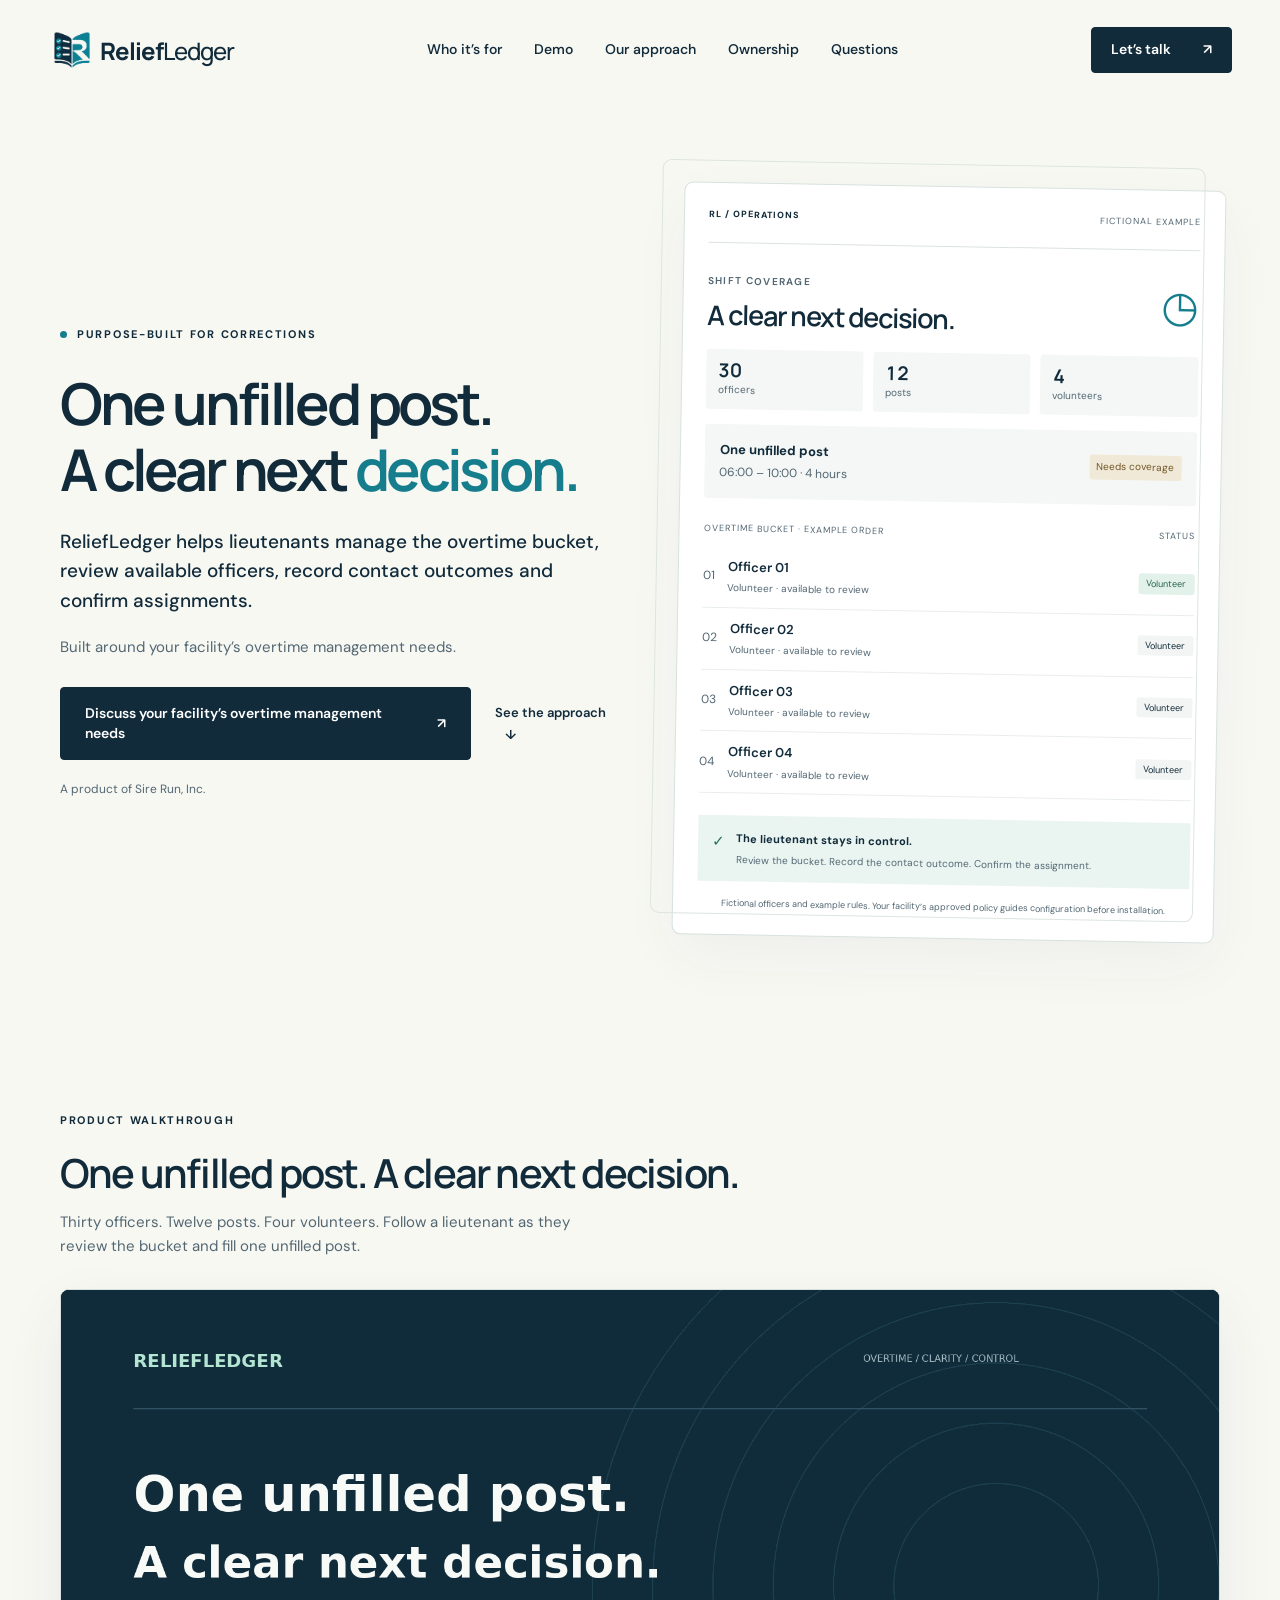
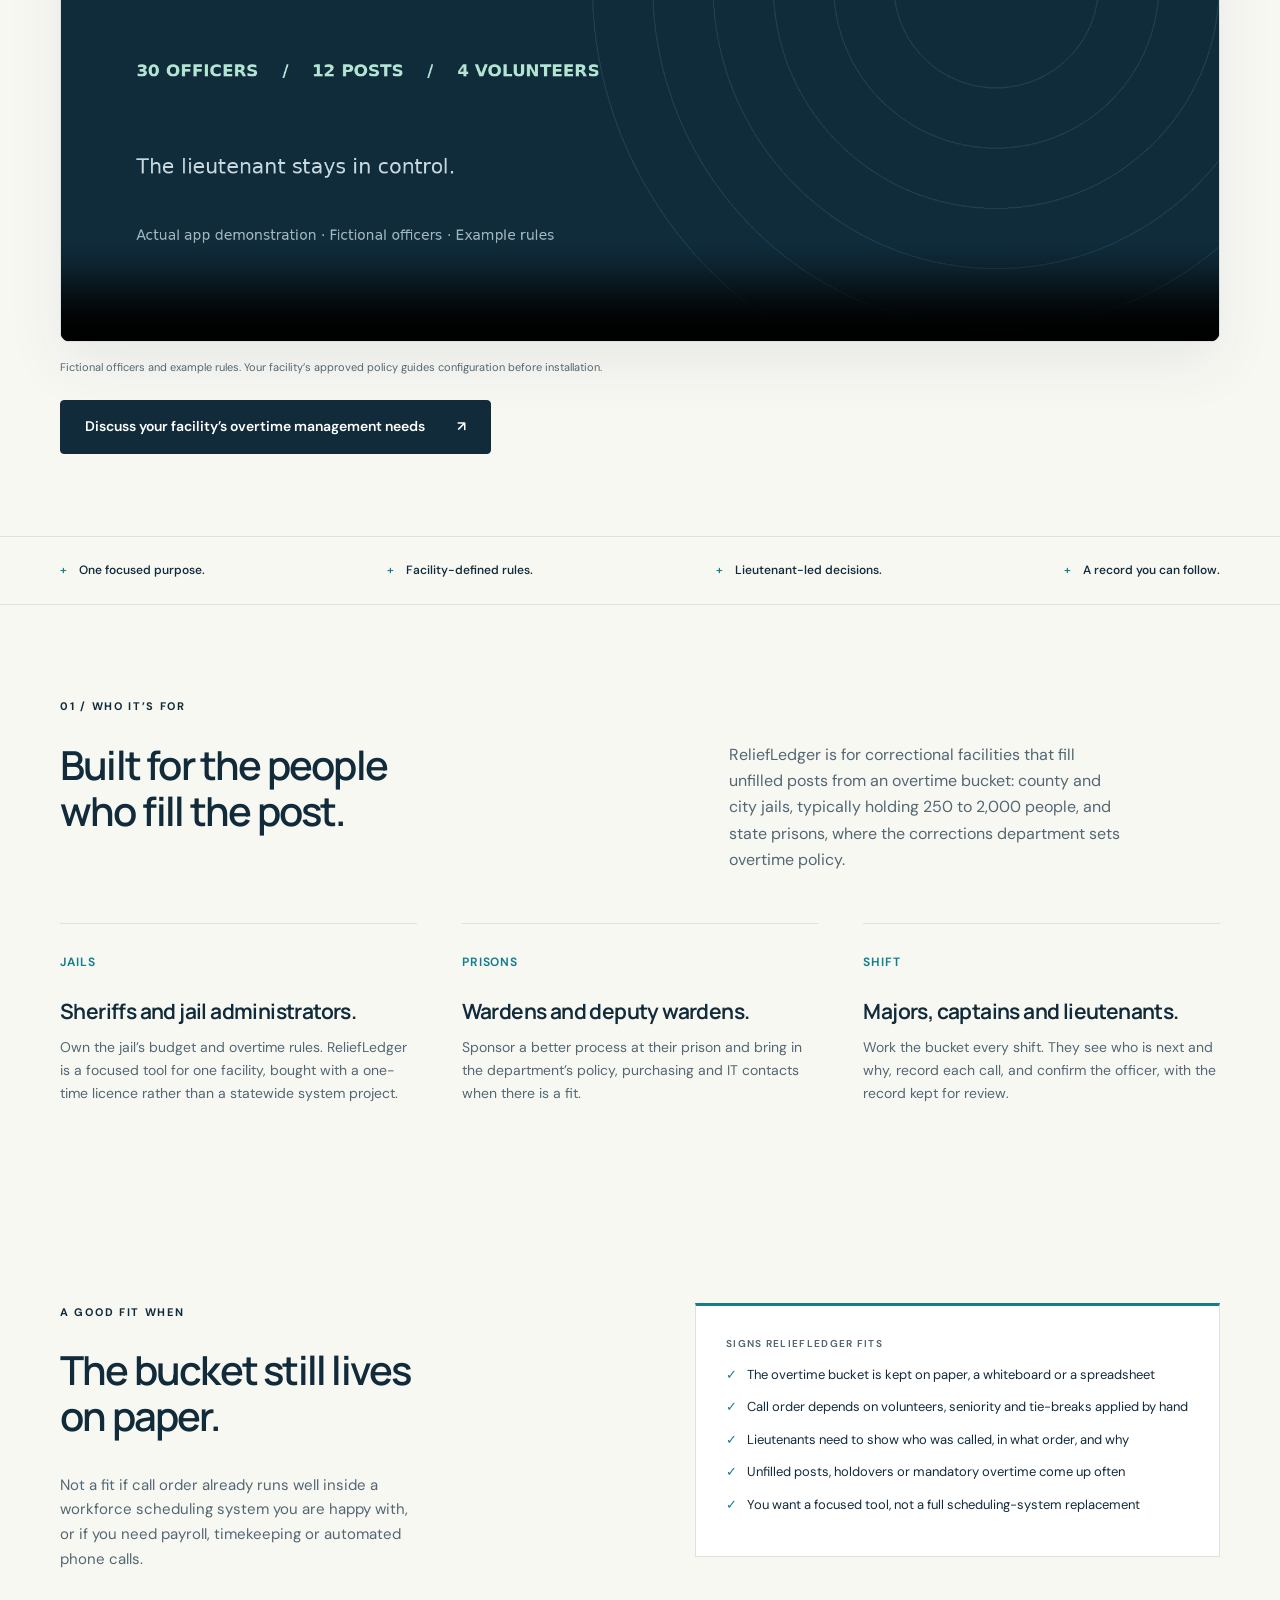
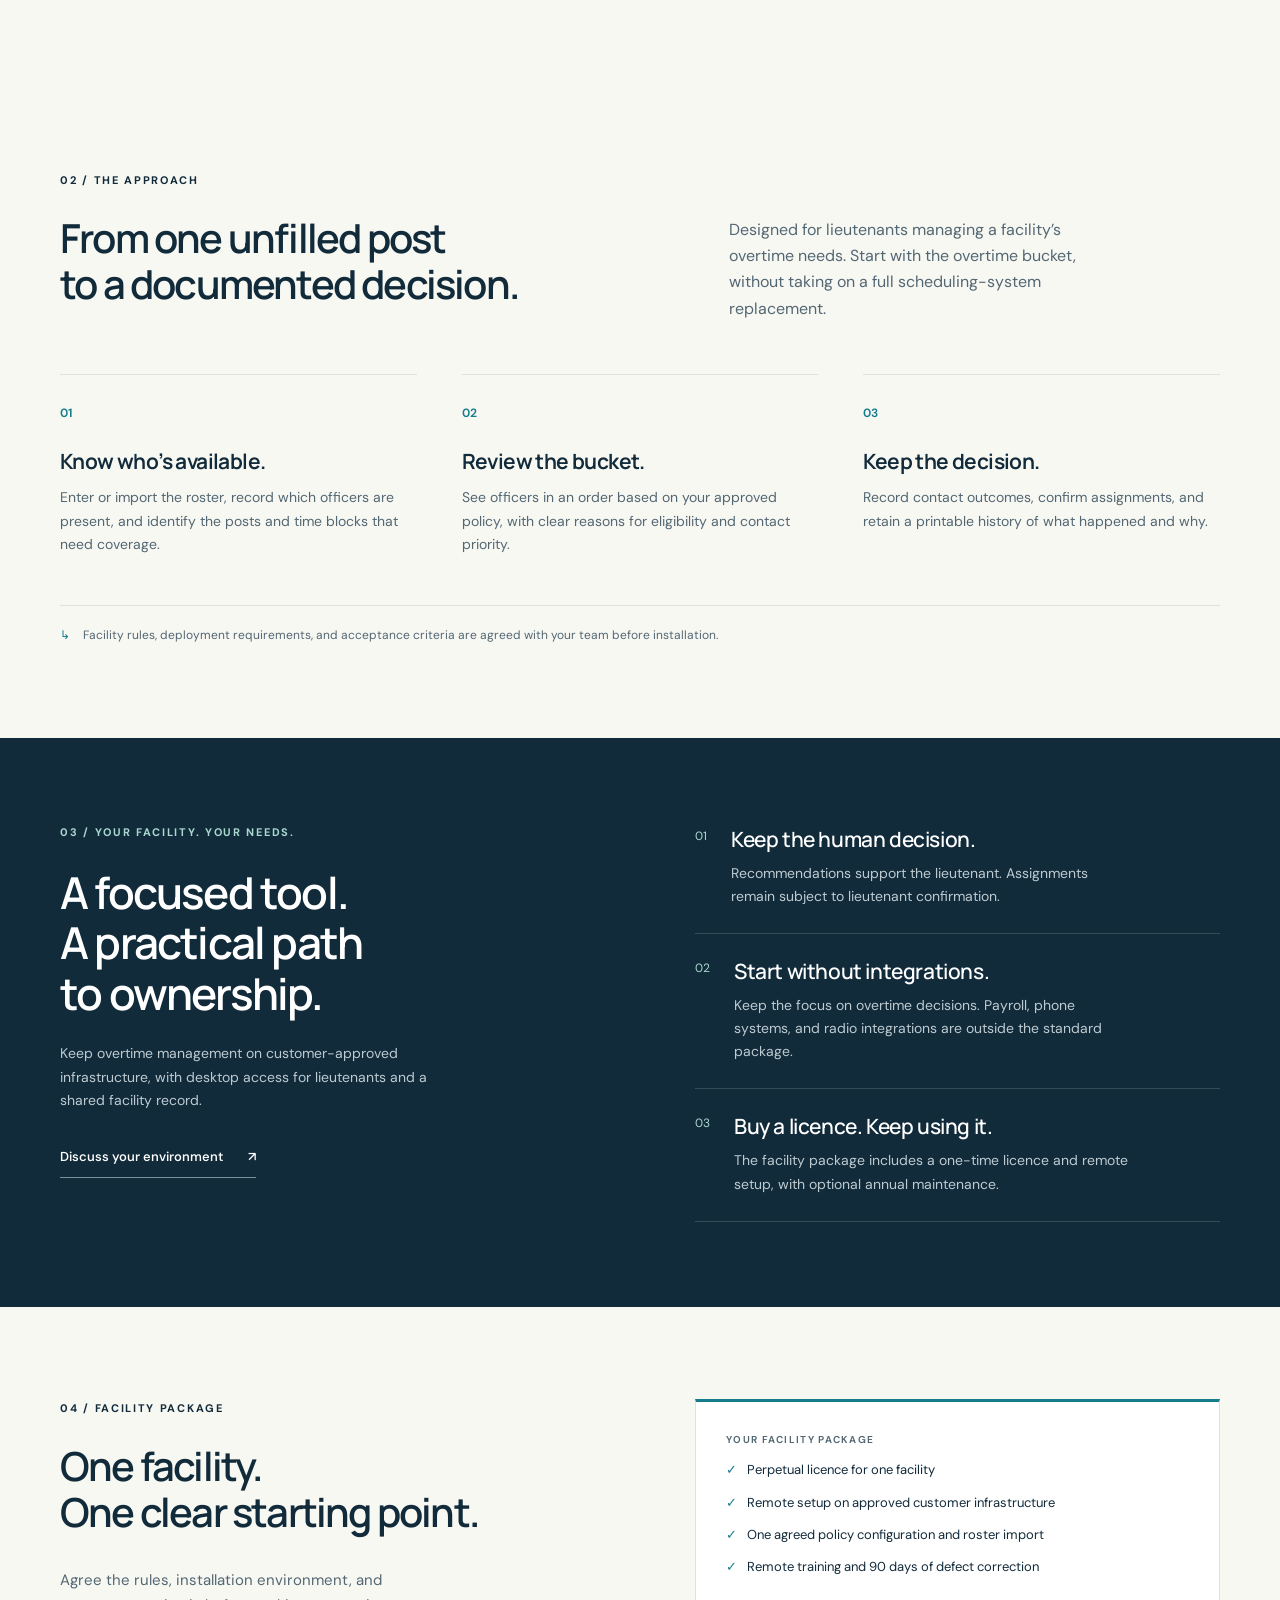
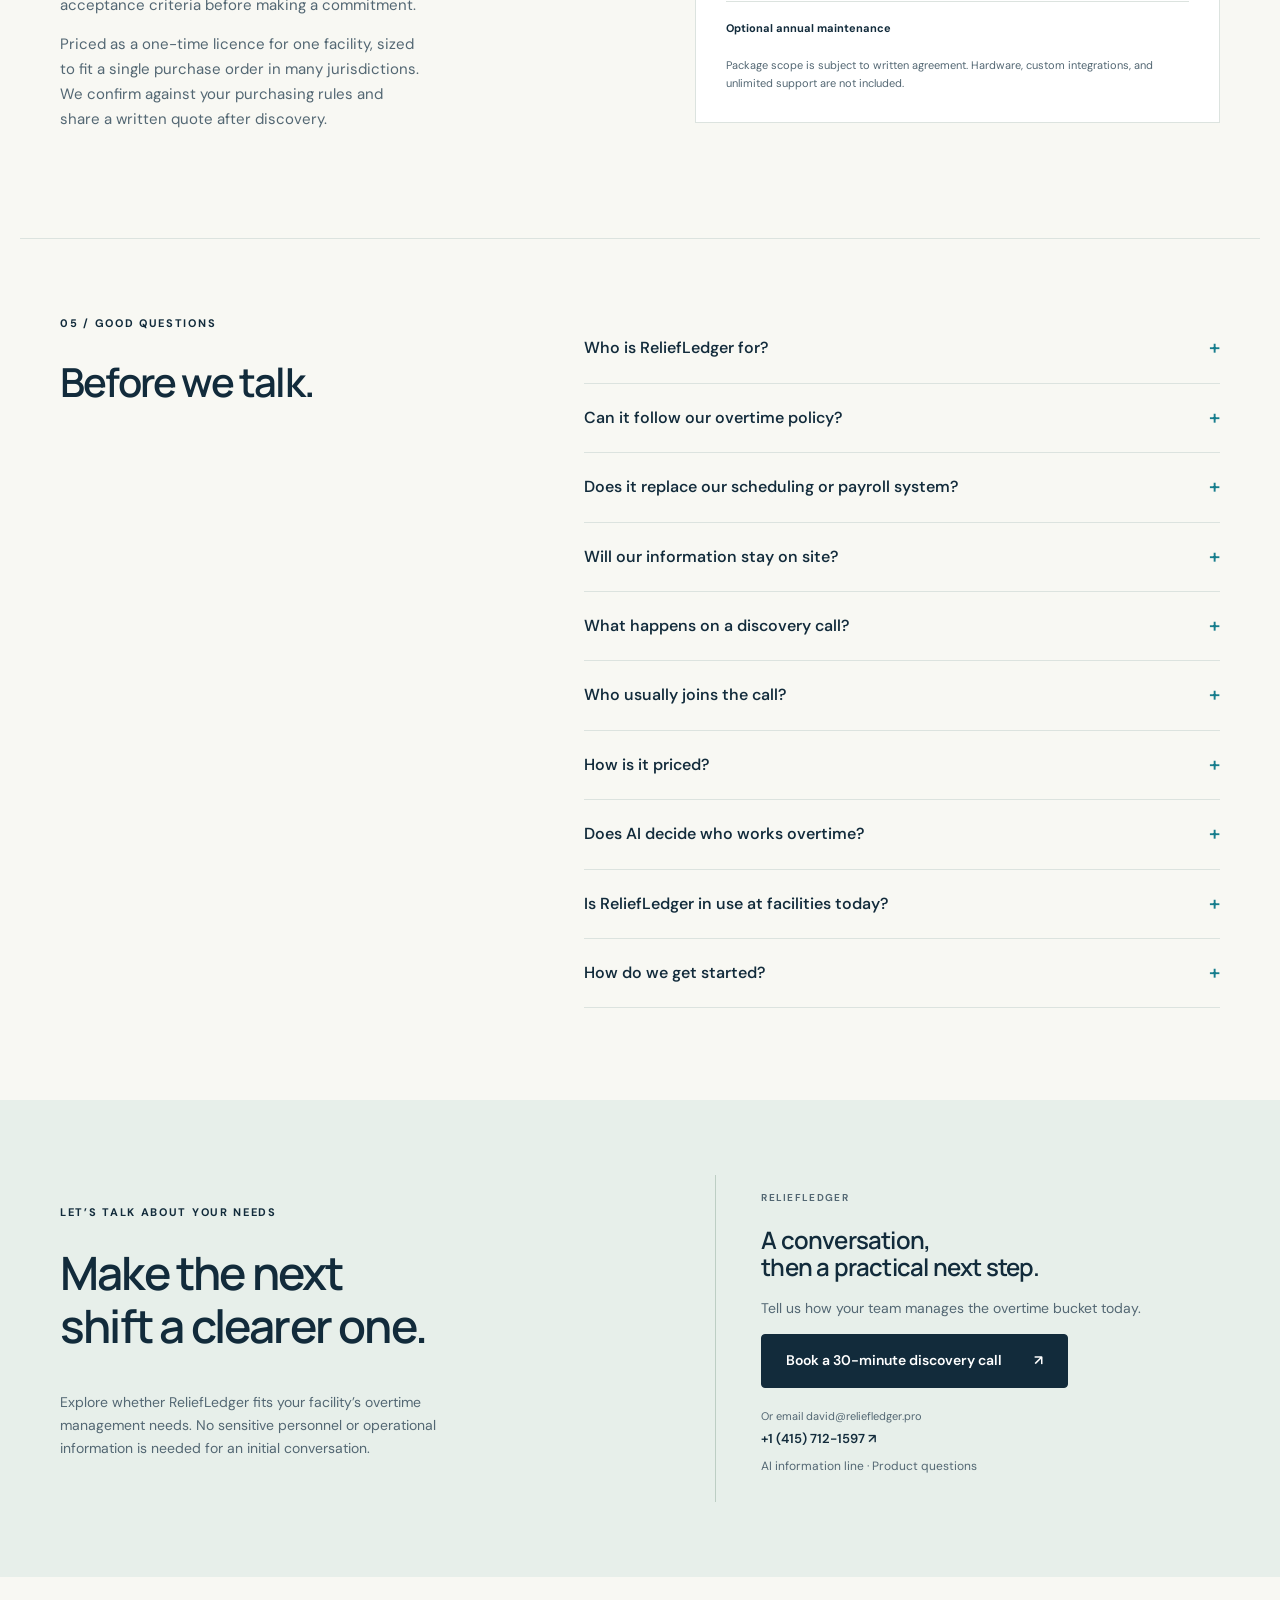
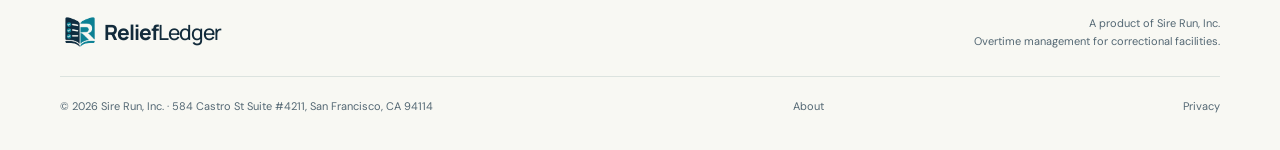
<file: index.html>
<!doctype html>
<html lang="en">
<head>
<meta charset="utf-8"><meta name="viewport" content="width=device-width,initial-scale=1">
<title>ReliefLedger: Overtime Bucket Software for Jails and Prisons</title>
<meta name="description" content="Overtime bucket software for county jails, city jails and state prisons. ReliefLedger helps lieutenants see who is next for overtime and why, record each contact outcome and confirm the officer, with a clear record of every assignment.">
<meta name="theme-color" content="#122b3b">
<link rel="canonical" href="https://reliefledger.pro/">
<meta property="og:url" content="https://reliefledger.pro/">
<meta property="og:title" content="ReliefLedger: Overtime Bucket Software for Jails and Prisons">
<meta property="og:site_name" content="ReliefLedger">
<meta property="og:image" content="https://reliefledger.pro/assets/reliefledger-demo-v3-poster.png">
<meta property="og:image:alt" content="ReliefLedger demonstration title card: one unfilled post, a clear next decision.">
<meta name="twitter:card" content="summary_large_image">
<meta property="og:description" content="ReliefLedger helps lieutenants manage the overtime bucket and confirm assignments. Built around your facility’s overtime management needs.">
<meta property="og:type" content="website">
<link rel="icon" type="image/svg+xml" href="data:image/svg+xml,%3Csvg xmlns='http://www.w3.org/2000/svg' viewBox='0 0 32 32'%3E%3Crect width='32' height='32' rx='7' fill='%23122b3b'/%3E%3Cpath d='M9 8v16M14 9h9M14 16h9M14 23h6' stroke='%237bddd2' stroke-width='3' stroke-linecap='round'/%3E%3C/svg%3E">
<link rel="stylesheet" href="/styles.css">
<script type="application/ld+json">{"@context":"https://schema.org","@graph":[{"@type":"Organization","@id":"https://reliefledger.pro/#org","name":"Sire Run, Inc.","url":"https://sire.run","email":"david@reliefledger.pro","telephone":"+1-415-712-1597","address":{"@type":"PostalAddress","streetAddress":"584 Castro St Suite #4211","addressLocality":"San Francisco","addressRegion":"CA","postalCode":"94114","addressCountry":"US"},"founder":{"@type":"Person","name":"David Ndungu"},"logo":"https://reliefledger.pro/assets/reliefledger-mark.png","contactPoint":[{"@type":"ContactPoint","contactType":"sales","email":"david@reliefledger.pro","telephone":"+1-415-712-1597","areaServed":"US","availableLanguage":"en"}]},{"@type":"SoftwareApplication","name":"ReliefLedger","url":"https://reliefledger.pro/","applicationCategory":"BusinessApplication","operatingSystem":"Desktop","description":"Overtime bucket software for correctional facilities. Lieutenants see who is next for an unfilled post and why, under the facility's approved rules, record each contact outcome, and confirm the officer. Every assignment keeps a printable record. Sold as a one-time licence for one facility with remote setup and optional annual maintenance.","audience":{"@type":"BusinessAudience","audienceType":"County jails, city jails and state prisons; sheriffs, jail administrators, wardens, deputy wardens, majors, captains and lieutenants"},"publisher":{"@id":"https://reliefledger.pro/#org"},"image":"https://reliefledger.pro/assets/reliefledger-demo-v3-poster.png","isAccessibleForFree":false},{"@type":"WebSite","@id":"https://reliefledger.pro/#website","name":"ReliefLedger","url":"https://reliefledger.pro/","publisher":{"@id":"https://reliefledger.pro/#org"}}]}</script>
</head>
<body>
<a class="skip" href="#main">Skip to content</a>
<header class="site-header"><a class="wordmark" href="#" aria-label="ReliefLedger home"><img src="/assets/reliefledger-mark.png" alt="" width="48" height="48"><span>Relief<span class="word-light">Ledger</span></span></a><nav aria-label="Main navigation"><a href="#fit">Who it’s for</a><a href="#demo">Demo</a><a href="#approach">Our approach</a><a href="#ownership">Ownership</a><a href="#questions">Questions</a></nav><a class="button small" href="#contact">Let’s talk <span aria-hidden="true">↗</span></a></header>
<main id="main">
<section class="hero wrap">
<div class="hero-copy"><p class="eyebrow"><span class="dot"></span> PURPOSE-BUILT FOR CORRECTIONS</p><h1>One unfilled post.<br>A clear next <em>decision.</em></h1><p class="lede">ReliefLedger helps lieutenants manage the overtime bucket, review available officers, record contact outcomes and confirm assignments.</p><p class="intro">Built around your facility’s overtime management needs.</p><div class="hero-actions"><a class="button" href="#contact">Discuss your facility’s overtime management needs <span aria-hidden="true">↗</span></a><a class="text-link" href="#approach">See the approach <span aria-hidden="true">↓</span></a></div><p class="quiet launch-note">A product of Sire Run, Inc.</p></div>
<div class="hero-visual" aria-label="Fictional example: 30 officers, 12 posts, four volunteers, and one unfilled post. An example overtime bucket lists four volunteer officers for review.">
<div class="visual-top"><span class="mini-wordmark">RL / OPERATIONS</span><span class="sample-label">FICTIONAL EXAMPLE</span></div>
<div class="visual-heading"><div><span class="overline">SHIFT COVERAGE</span><h2>A clear next decision.</h2></div><span class="clock-icon" aria-hidden="true">◷</span></div>
<div class="example-stats" aria-label="30 fictional officers, 12 posts, four volunteers, one unfilled post"><span><strong>30</strong> officers</span><span><strong>12</strong> posts</span><span><strong>4</strong> volunteers</span></div>
<div class="post-bar"><div><strong>One unfilled post</strong><span>06:00 – 10:00 · 4 hours</span></div><span class="status">Needs coverage</span></div>
<div class="list-heading"><span>OVERTIME BUCKET · EXAMPLE ORDER</span><span>STATUS</span></div>
<div class="officer first"><span class="rank">01</span><div><strong>Officer 01</strong><small>Volunteer · available to review</small></div><span class="reason">Volunteer</span></div>
<div class="officer"><span class="rank">02</span><div><strong>Officer 02</strong><small>Volunteer · available to review</small></div><span class="reason">Volunteer</span></div>
<div class="officer"><span class="rank">03</span><div><strong>Officer 03</strong><small>Volunteer · available to review</small></div><span class="reason">Volunteer</span></div>
<div class="officer"><span class="rank">04</span><div><strong>Officer 04</strong><small>Volunteer · available to review</small></div><span class="reason">Volunteer</span></div>
<div class="decision"><span class="check" aria-hidden="true">✓</span><div><strong>The lieutenant stays in control.</strong><span>Review the bucket. Record the contact outcome. Confirm the assignment.</span></div></div>
<p class="sample-note">Fictional officers and example rules. Your facility’s approved policy guides configuration before installation.</p>
</div>
</section>
<section id="demo" class="demo-section section wrap" aria-labelledby="demo-title">
<div class="demo-heading"><p class="eyebrow">PRODUCT WALKTHROUGH</p><h2 id="demo-title">One unfilled post. A clear next decision.</h2><p class="body-copy">Thirty officers. Twelve posts. Four volunteers. Follow a lieutenant as they review the bucket and fill one unfilled post.</p></div>
<div class="demo-media"><video controls playsinline preload="metadata" poster="/assets/reliefledger-demo-v3-poster.png" aria-label="ReliefLedger demonstration: one unfilled post, reviewed through the overtime bucket"><source src="/assets/reliefledger-demo-v3.mp4" type="video/mp4"><source src="/assets/reliefledger-demo-v3.webm" type="video/webm; codecs=&quot;vp9, opus&quot;"><track kind="captions" src="/assets/reliefledger-demo-v3.vtt" srclang="en" label="English captions" default>Your browser does not support embedded video. <a href="/assets/reliefledger-demo-v3.mp4">Download the ReliefLedger demonstration video</a>.</video></div>
<p class="fine demo-note">Fictional officers and example rules. Your facility’s approved policy guides configuration before installation.</p>
<div class="demo-actions"><a class="button" href="#contact">Discuss your facility’s overtime management needs <span aria-hidden="true">↗</span></a></div>
</section>
<div class="principles"><div class="wrap principles-inner"><span>One focused purpose.</span><span>Facility-defined rules.</span><span>Lieutenant-led decisions.</span><span>A record you can follow.</span></div></div>
<section id="fit" class="section wrap" aria-labelledby="fit-title"><div class="section-heading"><p class="eyebrow">01 / WHO IT’S FOR</p><h2 id="fit-title">Built for the people<br>who fill the post.</h2><p>ReliefLedger is for correctional facilities that fill unfilled posts from an overtime bucket: county and city jails, typically holding 250 to 2,000 people, and state prisons, where the corrections department sets overtime policy.</p></div><div class="steps"><article><span class="step-number">JAILS</span><h3>Sheriffs and jail administrators.</h3><p>Own the jail’s budget and overtime rules. ReliefLedger is a focused tool for one facility, bought with a one-time licence rather than a statewide system project.</p></article><article><span class="step-number">PRISONS</span><h3>Wardens and deputy wardens.</h3><p>Sponsor a better process at their prison and bring in the department’s policy, purchasing and IT contacts when there is a fit.</p></article><article><span class="step-number">SHIFT</span><h3>Majors, captains and lieutenants.</h3><p>Work the bucket every shift. They see who is next and why, record each call, and confirm the officer, with the record kept for review.</p></article></div></section><section class="section wrap pricing" aria-labelledby="signs-title"><div><p class="eyebrow">A GOOD FIT WHEN</p><h2 id="signs-title">The bucket still lives<br>on paper.</h2><p class="body-copy">Not a fit if call order already runs well inside a workforce scheduling system you are happy with, or if you need payroll, timekeeping or automated phone calls.</p></div><div class="price-panel"><p class="overline">SIGNS RELIEFLEDGER FITS</p><ul><li>The overtime bucket is kept on paper, a whiteboard or a spreadsheet</li><li>Call order depends on volunteers, seniority and tie-breaks applied by hand</li><li>Lieutenants need to show who was called, in what order, and why</li><li>Unfilled posts, holdovers or mandatory overtime come up often</li><li>You want a focused tool, not a full scheduling-system replacement</li></ul></div></section>
<section id="approach" class="section wrap">
<div class="section-heading"><p class="eyebrow">02 / THE APPROACH</p><h2>From one unfilled post<br>to a documented decision.</h2><p>Designed for lieutenants managing a facility’s overtime needs. Start with the overtime bucket, without taking on a full scheduling-system replacement.</p></div>
<div class="steps"><article><span class="step-number">01</span><h3>Know who’s available.</h3><p>Enter or import the roster, record which officers are present, and identify the posts and time blocks that need coverage.</p></article><article><span class="step-number">02</span><h3>Review the bucket.</h3><p>See officers in an order based on your approved policy, with clear reasons for eligibility and contact priority.</p></article><article><span class="step-number">03</span><h3>Keep the decision.</h3><p>Record contact outcomes, confirm assignments, and retain a printable history of what happened and why.</p></article></div>
<p class="scope-note"><span aria-hidden="true">↳</span> Facility rules, deployment requirements, and acceptance criteria are agreed with your team before installation.</p>
</section>
<section id="ownership" class="ownership"><div class="wrap ownership-grid"><div><p class="eyebrow">03 / YOUR FACILITY. YOUR NEEDS.</p><h2>A focused tool.<br>A practical path<br>to ownership.</h2><p>Keep overtime management on customer-approved infrastructure, with desktop access for lieutenants and a shared facility record.</p><a class="light-link" href="#contact">Discuss your environment <span aria-hidden="true">↗</span></a></div><div class="ownership-points"><article><span>01</span><div><h3>Keep the human decision.</h3><p>Recommendations support the lieutenant. Assignments remain subject to lieutenant confirmation.</p></div></article><article><span>02</span><div><h3>Start without integrations.</h3><p>Keep the focus on overtime decisions. Payroll, phone systems, and radio integrations are outside the standard package.</p></div></article><article><span>03</span><div><h3>Buy a licence. Keep using it.</h3><p>The facility package includes a one-time licence and remote setup, with optional annual maintenance.</p></div></article></div></div></section>
<section class="section wrap pricing"><div><p class="eyebrow">04 / FACILITY PACKAGE</p><h2>One facility.<br>One clear starting point.</h2><p class="body-copy">Agree the rules, installation environment, and acceptance criteria before making a commitment.</p><p class="body-copy">Priced as a one-time licence for one facility, sized to fit a single purchase order in many jurisdictions. We confirm against your purchasing rules and share a written quote after discovery.</p></div><div class="price-panel"><p class="overline">YOUR FACILITY PACKAGE</p><ul><li>Perpetual licence for one facility</li><li>Remote setup on approved customer infrastructure</li><li>One agreed policy configuration and roster import</li><li>Remote training and 90 days of defect correction</li></ul><div class="maintenance"><strong>Optional annual maintenance</strong></div><p class="fine">Package scope is subject to written agreement. Hardware, custom integrations, and unlimited support are not included.</p></div></section>
<section id="questions" class="section wrap faq"><div><p class="eyebrow">05 / GOOD QUESTIONS</p><h2>Before we talk.</h2></div><div class="faq-list"><details><summary>Who is ReliefLedger for?</summary><p>ReliefLedger focuses on correctional facilities where lieutenants manage overtime buckets, contact officers, and document assignment decisions. It brings those decisions into one place while keeping the lieutenant in control.</p></details><details><summary>Can it follow our overtime policy?</summary><p>Your facility’s rules guide the configuration. We work with your authorized policy owner to confirm eligibility, volunteer priority, seniority, tie-breakers, bucket updates, and exceptions before installation.</p></details><details><summary>Does it replace our scheduling or payroll system?</summary><p>No. ReliefLedger focuses on the overtime bucket and its decision record. Payroll, full workforce scheduling, and automated phone or radio contact are outside the standard package.</p></details><details><summary>Will our information stay on site?</summary><p>The deployment approach is customer-hosted, using infrastructure approved by your IT team. Hosting, access, backup, and maintenance responsibilities are agreed before installation. No inmate records are needed to manage overtime.</p></details><details><summary>What happens on a discovery call?</summary><p>Thirty minutes. We ask how your facility fills an unfilled post today: who is in the bucket, how the order is decided, and how calls are recorded. We show the fictional demo, and you decide whether a next step makes sense. No personnel or security information is needed.</p></details><details><summary>Who usually joins the call?</summary><p>A sheriff, jail administrator, warden or deputy warden, often with a captain or lieutenant who works the bucket. Policy, IT and purchasing contacts join later if there is a fit.</p></details><details><summary>How is it priced?</summary><p>A one-time licence for one facility, including remote setup, with optional annual maintenance. The licence keeps working if maintenance lapses. We share a written quote after discovery, once we understand your rules and environment.</p></details><details><summary>Does AI decide who works overtime?</summary><p>No. ReliefLedger orders the bucket using your facility’s approved rules and shows the reason for each position. The lieutenant records each contact and confirms the assignment.</p></details><details><summary>Is ReliefLedger in use at facilities today?</summary><p>ReliefLedger is a new product from Sire Run, Inc. The demo uses fictional officers and example rules. Early facilities shape the configuration around their own approved policy.</p></details>
<details><summary>How do we get started?</summary><p>Book a 30-minute discovery call about your facility’s overtime management needs. A blank form or fictional example is enough for discovery. We then identify the policy, IT, and purchasing contacts needed to agree on scope and next steps.</p></details></div></section>
<section id="contact" class="contact-section"><div class="wrap contact-inner"><div><p class="eyebrow">LET’S TALK ABOUT YOUR NEEDS</p><h2>Make the next<br>shift a clearer one.</h2><p>Explore whether ReliefLedger fits your facility’s overtime management needs. No sensitive personnel or operational information is needed for an initial conversation.</p></div><div class="contact-card"><span class="overline">RELIEFLEDGER</span><h3>A conversation,<br>then a practical next step.</h3><p>Tell us how your team manages the overtime bucket today.</p><div id="contact-options"><a class="button" href="https://calendly.com/david-sire/30min">Book a 30-minute discovery call <span aria-hidden="true">↗</span></a><p class="fine">Or email <a href="mailto:david@reliefledger.pro?subject=ReliefLedger%20facility%20conversation">david@reliefledger.pro</a></p><p class="phone-contact"><a class="text-link" href="tel:+14157121597">+1 (415) 712-1597 ↗</a><br><span class="quiet">AI information line · Product questions</span></p></div></div></div></section>
</main>
<footer class="wrap"><a class="wordmark" href="#"><img src="/assets/reliefledger-mark.png" alt="" width="40" height="40"><span>Relief<span class="word-light">Ledger</span></span></a><p>A product of Sire Run, Inc.<br>Overtime management for correctional facilities.</p><div><span>© 2026 Sire Run, Inc. · 584 Castro St Suite #4211, San Francisco, CA 94114</span><a href="/about.html">About</a> <a href="/privacy.html">Privacy</a></div></footer>
</body></html>
</file>
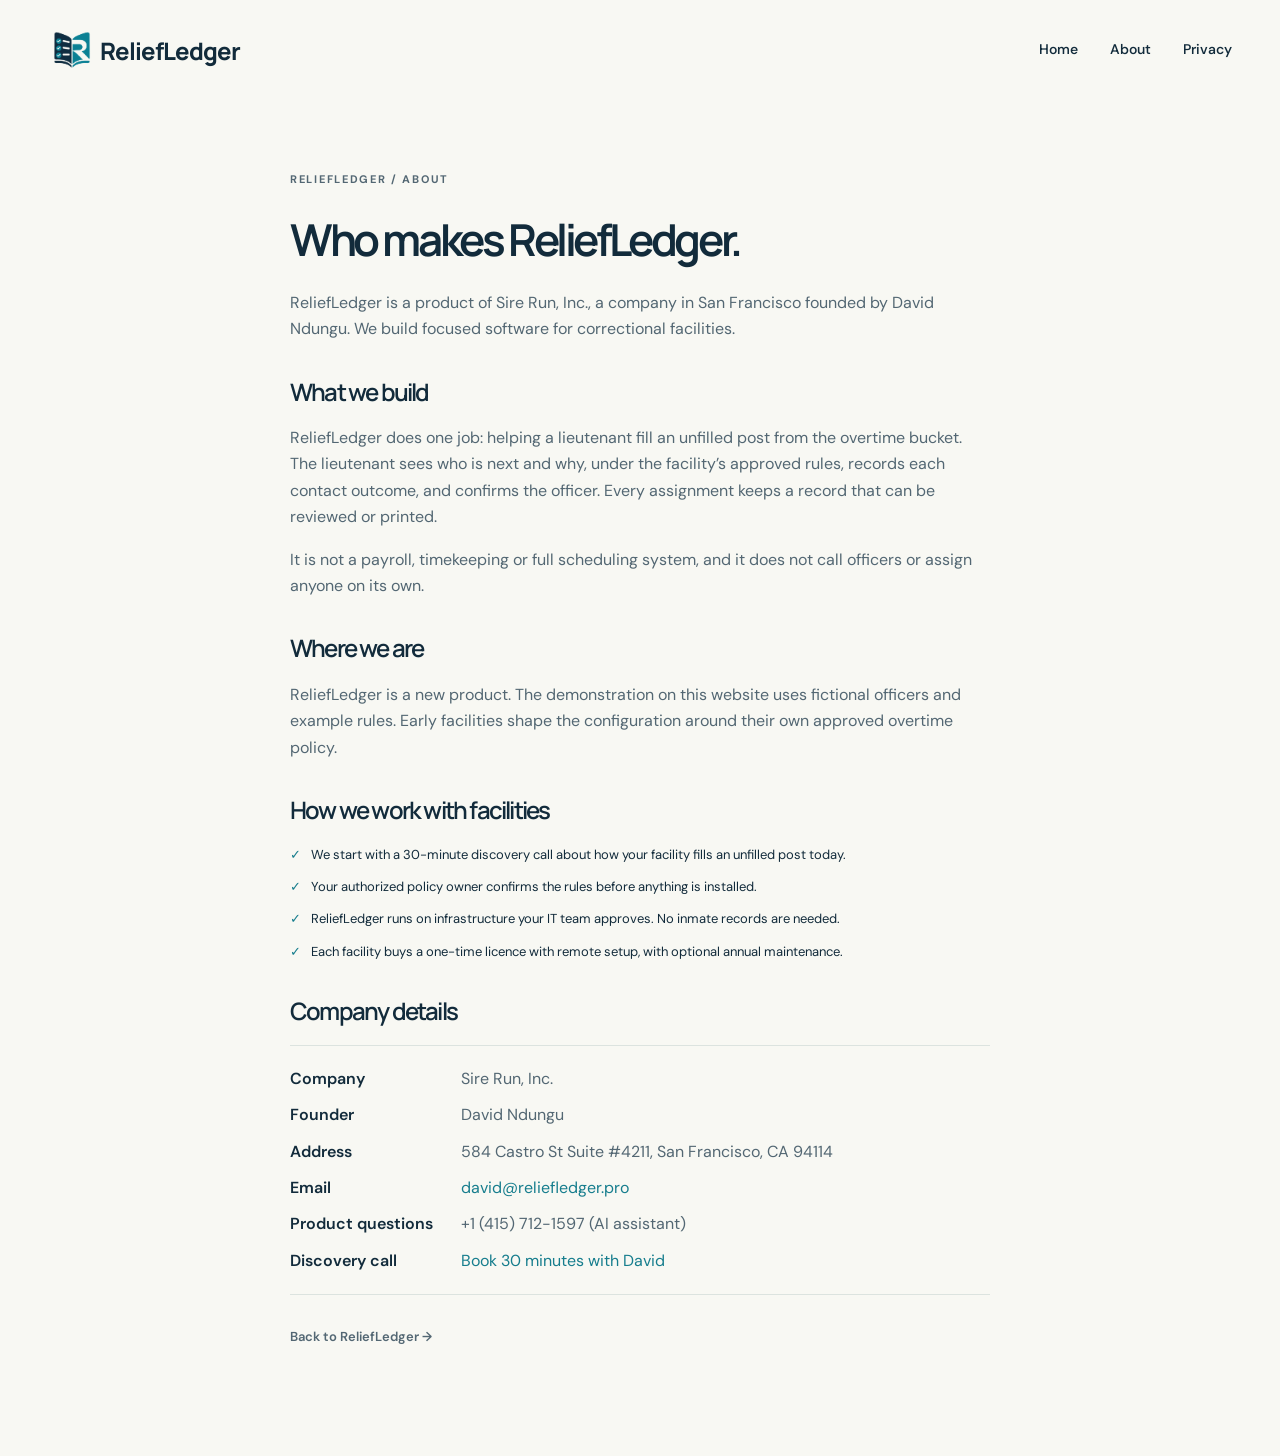
<file: about.html>
<!doctype html>
<html lang="en">
<head>
<meta charset="utf-8">
<meta name="viewport" content="width=device-width,initial-scale=1">
<title>About ReliefLedger and Sire Run, Inc.</title>
<meta name="description" content="ReliefLedger is overtime bucket software for jails and prisons, made by Sire Run, Inc. in San Francisco. Who we are, how we work, and how to reach us.">
<link rel="canonical" href="https://reliefledger.pro/about.html">
<meta property="og:url" content="https://reliefledger.pro/about.html">
<meta property="og:title" content="About ReliefLedger and Sire Run, Inc.">
<meta property="og:description" content="Overtime bucket software for jails and prisons, made by Sire Run, Inc. in San Francisco.">
<meta property="og:type" content="website">
<meta property="og:image" content="https://reliefledger.pro/assets/reliefledger-demo-v3-poster.png">
<link rel="stylesheet" href="/styles.css">
<script type="application/ld+json">{"@context":"https://schema.org","@graph":[{"@type":"Organization","name":"Sire Run, Inc.","url":"https://sire.run","email":"david@reliefledger.pro","telephone":"+1-415-712-1597","address":{"@type":"PostalAddress","streetAddress":"584 Castro St Suite #4211","addressLocality":"San Francisco","addressRegion":"CA","postalCode":"94114","addressCountry":"US"},"founder":{"@type":"Person","name":"David Ndungu"},"logo":"https://reliefledger.pro/assets/reliefledger-mark.png","contactPoint":[{"@type":"ContactPoint","contactType":"sales","email":"david@reliefledger.pro","telephone":"+1-415-712-1597","areaServed":"US","availableLanguage":"en"}],"@id":"https://reliefledger.pro/#org"},{"@type":"AboutPage","@id":"https://reliefledger.pro/about.html","url":"https://reliefledger.pro/about.html","name":"About ReliefLedger","about":{"@id":"https://reliefledger.pro/#org"},"isPartOf":{"@id":"https://reliefledger.pro/#website"}}]}</script>
</head>
<body>
<a class="skip" href="#main">Skip to content</a>
<header class="site-header">
<a class="wordmark" href="/">
<img src="/assets/reliefledger-mark.png" alt="" width="48" height="48">
<span>ReliefLedger</span>
</a>
<nav aria-label="Main navigation">
<a href="/">Home</a>
<a href="/about.html">About</a>
<a href="/privacy.html">Privacy</a>
</nav>
</header>
<main id="main" class="wrap document">
<p class="eyebrow">RELIEFLEDGER / ABOUT</p>
<h1>Who makes ReliefLedger.</h1>
<p>ReliefLedger is a product of Sire Run, Inc., a company in San Francisco founded by David Ndungu. We build focused software for correctional facilities.</p>
<h2>What we build</h2>
<p>ReliefLedger does one job: helping a lieutenant fill an unfilled post from the overtime bucket. The lieutenant sees who is next and why, under the facility’s approved rules, records each contact outcome, and confirms the officer. Every assignment keeps a record that can be reviewed or printed.</p>
<p>It is not a payroll, timekeeping or full scheduling system, and it does not call officers or assign anyone on its own.</p>
<h2>Where we are</h2>
<p>ReliefLedger is a new product. The demonstration on this website uses fictional officers and example rules. Early facilities shape the configuration around their own approved overtime policy.</p>
<h2>How we work with facilities</h2>
<ul>
<li>We start with a 30-minute discovery call about how your facility fills an unfilled post today.</li>
<li>Your authorized policy owner confirms the rules before anything is installed.</li>
<li>ReliefLedger runs on infrastructure your IT team approves. No inmate records are needed.</li>
<li>Each facility buys a one-time licence with remote setup, with optional annual maintenance.</li>
</ul>
<h2>Company details</h2>
<dl>
<dt>Company</dt><dd>Sire Run, Inc.</dd>
<dt>Founder</dt><dd>David Ndungu</dd>
<dt>Address</dt><dd>584 Castro St Suite #4211, San Francisco, CA 94114</dd>
<dt>Email</dt><dd><a href="mailto:david@reliefledger.pro">david@reliefledger.pro</a></dd>
<dt>Product questions</dt><dd>+1 (415) 712-1597 (AI assistant)</dd>
<dt>Discovery call</dt><dd><a href="https://calendly.com/david-sire/30min">Book 30 minutes with David</a></dd>
</dl>
<p><a class="text-link" href="/">Back to ReliefLedger →</a></p>
</main>
</body>
</html>
</file>
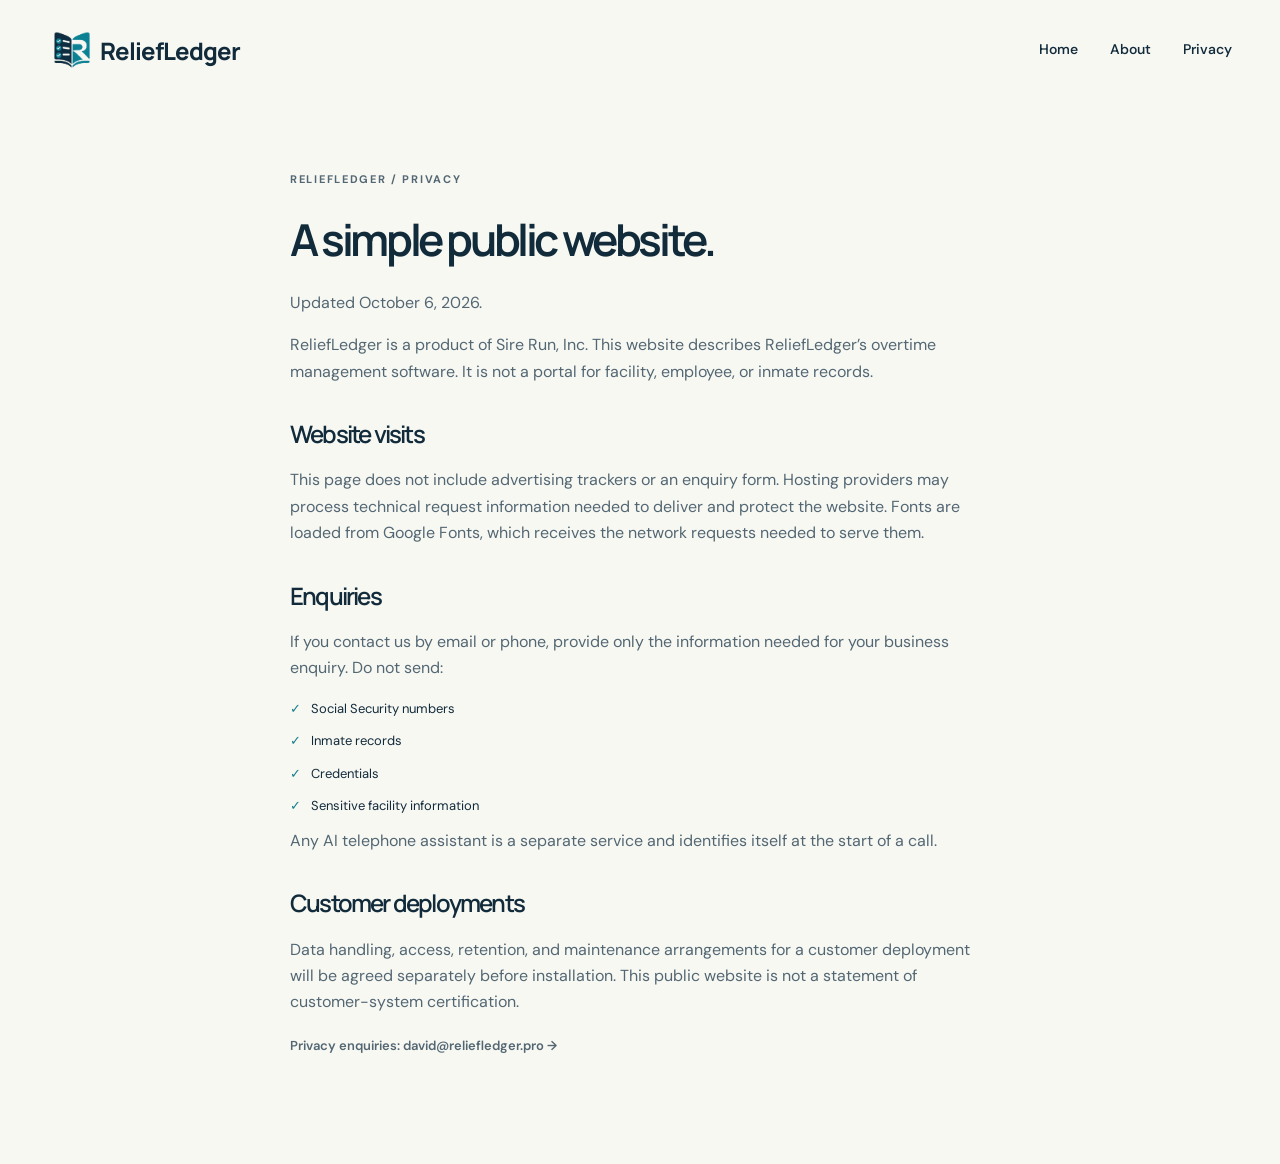
<file: privacy.html>
<!doctype html><html lang="en"><head><meta charset="utf-8"><meta name="viewport" content="width=device-width,initial-scale=1"><title>Privacy — ReliefLedger</title><meta name="description" content="How the ReliefLedger website handles visits and enquiries, what not to send us, and how customer deployments handle data."><link rel="canonical" href="https://reliefledger.pro/privacy.html"><link rel="stylesheet" href="/styles.css"><script type="application/ld+json">{"@context":"https://schema.org","@graph":[{"@type":"Organization","@id":"https://reliefledger.pro/#org","name":"Sire Run, Inc.","url":"https://sire.run","email":"david@reliefledger.pro","telephone":"+1-415-712-1597","address":{"@type":"PostalAddress","streetAddress":"584 Castro St Suite #4211","addressLocality":"San Francisco","addressRegion":"CA","postalCode":"94114","addressCountry":"US"},"founder":{"@type":"Person","name":"David Ndungu"},"logo":"https://reliefledger.pro/assets/reliefledger-mark.png","contactPoint":[{"@type":"ContactPoint","contactType":"sales","email":"david@reliefledger.pro","telephone":"+1-415-712-1597","areaServed":"US","availableLanguage":"en"}]},{"@type":"WebPage","@id":"https://reliefledger.pro/privacy.html","url":"https://reliefledger.pro/privacy.html","name":"ReliefLedger privacy","dateModified":"2026-10-06","publisher":{"@id":"https://reliefledger.pro/#org"},"isPartOf":{"@id":"https://reliefledger.pro/#website"}}]}</script></head><body><a class="skip" href="#main">Skip to content</a><header class="site-header"><a class="wordmark" href="/"><img src="/assets/reliefledger-mark.png" alt="" width="48" height="48"><span>ReliefLedger</span></a><nav aria-label="Main navigation"><a href="/">Home</a><a href="/about.html">About</a><a href="/privacy.html" aria-current="page">Privacy</a></nav></header><main id="main" class="wrap document"><p class="eyebrow">RELIEFLEDGER / PRIVACY</p><h1>A simple public website.</h1><p>Updated <time datetime="2026-10-06">October 6, 2026</time>.</p><p>ReliefLedger is a product of Sire Run, Inc. This website describes ReliefLedger’s overtime management software. It is not a portal for facility, employee, or inmate records.</p><h2>Website visits</h2><p>This page does not include advertising trackers or an enquiry form. Hosting providers may process technical request information needed to deliver and protect the website. Fonts are loaded from Google Fonts, which receives the network requests needed to serve them.</p><h2>Enquiries</h2><p>If you contact us by email or phone, provide only the information needed for your business enquiry. Do not send:</p><ul><li>Social Security numbers</li><li>Inmate records</li><li>Credentials</li><li>Sensitive facility information</li></ul><p>Any AI telephone assistant is a separate service and identifies itself at the start of a call.</p><h2>Customer deployments</h2><p>Data handling, access, retention, and maintenance arrangements for a customer deployment will be agreed separately before installation. This public website is not a statement of customer-system certification.</p><p><a class="text-link" href="mailto:david@reliefledger.pro">Privacy enquiries: david@reliefledger.pro →</a></p></main></body></html>
</file>
<file: styles.css>
@import url('https://fonts.googleapis.com/css2?family=DM+Sans:wght@400;450;500;550;600;650;700&family=Manrope:wght@400;500;600;650;700;750;800&display=swap');
:root{--navy:#122b3b;--teal:#167d8d;--mint:#a9d9cf;--paper:#f8f8f3;--line:#dce3df;--muted:#536773;--white:#fff;--font:'DM Sans',sans-serif;--heading:'Manrope',sans-serif}*{box-sizing:border-box}html{scroll-behavior:smooth;scroll-padding-top:90px}body{margin:0;background:var(--paper);color:var(--navy);font:16px/1.65 var(--font);-webkit-font-smoothing:antialiased}a{color:inherit;text-decoration:none}button,a,summary{-webkit-tap-highlight-color:transparent}a:focus-visible,summary:focus-visible{outline:3px solid var(--teal);outline-offset:5px}.wrap{max-width:1240px;margin:auto;padding-left:40px;padding-right:40px}.site-header{height:100px;max-width:1400px;padding:0 48px;margin:auto;display:flex;align-items:center;justify-content:space-between;gap:25px}.wordmark{display:flex;align-items:center;gap:4px;font:750 24px var(--heading);letter-spacing:-1px;white-space:nowrap}.wordmark img{object-fit:contain;transform:scale(1.22)}.word-light{font-weight:500}.site-header nav{display:flex;gap:32px;font-size:14px;font-weight:550}.site-header nav a:hover,.text-link:hover{color:var(--teal)}.button{display:inline-flex;align-items:center;justify-content:center;gap:32px;padding:16px 24px;background:var(--navy);color:white;border:1px solid var(--navy);border-radius:4px;font-size:14px;font-weight:600;line-height:1.4;transition:background .2s,transform .2s}.button:hover{background:var(--teal);border-color:var(--teal);transform:translateY(-1px)}.button.small{padding:12px 19px}.hero{display:grid;grid-template-columns:1.04fr 1fr;gap:55px;padding-top:86px;padding-bottom:94px;align-items:center}.eyebrow{font-size:11px;font-weight:700;letter-spacing:1.7px;margin:0 0 26px;display:flex;align-items:center;gap:10px}.dot{width:7px;height:7px;background:var(--teal);border-radius:50%}h1,h2,h3,p{margin-top:0}h1,h2,h3{font-family:var(--heading);line-height:1.15}h1{font-size:clamp(44px,4.5vw,65px);font-weight:650;letter-spacing:-3.4px;margin-bottom:25px}h1 em{font-style:normal;color:var(--teal)}.lede{font-size:19px;line-height:1.55;font-weight:500;margin-bottom:20px}.intro{font-size:15px;max-width:455px;color:var(--muted);margin-bottom:27px}.hero-actions{display:flex;align-items:center;gap:24px}.text-link{font-size:13px;font-weight:600}.text-link span{margin-left:10px}.quiet{color:var(--muted);font-size:12px}.launch-note{margin:20px 0 0}.hero-visual{background:#fff;border:1px solid #d7e2de;border-radius:9px;padding:24px;box-shadow:0 22px 60px #122b3b0b;position:relative;transform:rotate(1deg)}.hero-visual:before{content:'';position:absolute;inset:-23px 20px 20px -23px;border:1px solid #dde5df;border-radius:9px;z-index:-1}.visual-top{display:flex;justify-content:space-between;align-items:center;border-bottom:1px solid var(--line);padding-bottom:20px;font-size:9px;letter-spacing:1px}.mini-wordmark{font-weight:750}.sample-label{color:var(--muted)}.visual-heading{display:flex;justify-content:space-between;align-items:center;padding:23px 0 19px}.overline{font-size:10px;letter-spacing:1.3px;font-weight:650;color:var(--muted)}.visual-heading h2{font-size:27px;letter-spacing:-1px;margin:7px 0 0;font-weight:600}.clock-icon{font-size:43px;color:var(--teal);line-height:1}.post-bar{background:#f4f7f5;padding:15px;display:flex;align-items:center;justify-content:space-between;border-radius:3px;gap:8px}.post-bar strong{display:block;font-size:13px}.post-bar div span{display:block;font-size:12px;color:var(--muted);margin-top:3px}.status{background:#f1e9d8;color:#715626;font-size:10px;padding:4px 7px;border-radius:3px;white-space:nowrap}.list-heading{font-size:9px;letter-spacing:1px;color:var(--muted);display:flex;justify-content:space-between;padding:23px 0 10px}.officer{display:flex;align-items:center;gap:13px;border-bottom:1px solid #e9eeeb;padding:14px 0}.rank{font-size:12px;color:var(--muted);font-variant-numeric:tabular-nums}.officer strong{font-size:13px;font-weight:600;display:block}.officer small{font-size:10px;color:var(--muted);display:block;margin-top:3px}.reason{margin-left:auto;font-size:10px;padding:3px 8px;background:#f2f5f3;border-radius:3px}.first .reason{background:#e2f1ea;color:#286350}.decision{margin-top:22px;background:#eaf5f1;padding:14px;display:flex;gap:11px;align-items:flex-start}.check{font-size:15px;color:#25725d}.decision strong{font-size:11px;display:block}.decision div span{display:block;font-size:10px;color:var(--muted);margin-top:4px;line-height:1.5}.sample-note{font-size:9px;text-align:center;color:var(--muted);margin:15px 0 0}.principles{border-top:1px solid var(--line);border-bottom:1px solid var(--line)}.principles-inner{display:flex;justify-content:space-between;gap:15px;padding-top:24px;padding-bottom:24px;font-size:12px;font-weight:550}.principles span:before{content:'+';color:var(--teal);margin-right:12px}.section{padding-top:92px;padding-bottom:92px}.section-heading{display:grid;grid-template-columns:1.2fr 1fr;gap:0 80px}.section-heading .eyebrow{grid-column:1/-1}.section-heading h2,h2{font-weight:600;font-size:40px;letter-spacing:-1.8px}.section-heading>p:last-child{align-self:center;color:var(--muted);font-size:16px;max-width:400px}.steps{display:grid;grid-template-columns:repeat(3,1fr);gap:45px;margin-top:34px}.steps article{border-top:1px solid var(--line);padding-top:24px}.step-number{font-size:12px;color:var(--teal);font-weight:650}.steps h3{font-size:21px;letter-spacing:-.6px;font-weight:650;margin-top:24px;margin-bottom:13px}.steps p{font-size:14px;color:var(--muted)}.scope-note{font-size:12px;color:var(--muted);margin:35px 0 0;border-top:1px solid var(--line);padding-top:20px}.scope-note span{color:var(--teal);margin-right:10px}.ownership{background:var(--navy);color:#fff;padding:85px 0}.ownership-grid{display:grid;grid-template-columns:1fr 1fr;gap:110px}.ownership .eyebrow{color:var(--mint)}.ownership h2{font-size:44px;line-height:1.15;margin-bottom:24px}.ownership p:not(.eyebrow){color:#bdcbd1;font-size:14px;max-width:395px}.light-link{display:inline-block;font-size:13px;font-weight:550;border-bottom:1px solid #77949c;padding:10px 0;margin-top:10px}.light-link span{margin-left:22px}.ownership-points article{display:flex;gap:24px;padding:25px 0;border-bottom:1px solid #ffffff26}.ownership-points article:first-child{padding-top:4px}.ownership-points article>span{color:var(--mint);font-size:12px}.ownership-points h3{font-size:21px;font-weight:550;letter-spacing:-.4px;margin-bottom:11px}.ownership-points p{margin-bottom:0}.pricing{display:grid;grid-template-columns:1fr 1fr;gap:110px;align-items:start}.body-copy{color:var(--muted);max-width:360px;font-size:15px}.price-panel{background:#fff;padding:30px;border:1px solid var(--line);border-top:3px solid var(--teal)}.price{font-family:var(--heading);font-size:48px;font-weight:600;letter-spacing:-2px;line-height:1.1;margin:20px 0 26px}.price span{font-family:var(--font);font-size:12px;font-weight:400;letter-spacing:0;display:block;margin-top:10px;color:var(--muted)}ul{list-style:none;padding:0;margin:0}li{font-size:13px;margin:11px 0;padding-left:21px;position:relative}li:before{content:'✓';position:absolute;left:0;color:var(--teal)}.maintenance{border-top:1px solid var(--line);margin-top:23px;padding-top:17px;display:flex;justify-content:space-between;gap:12px;font-size:11px}.maintenance span{color:var(--muted)}.fine{font-size:11px;color:var(--muted);line-height:1.6;margin:20px 0 0}.faq{border-top:1px solid var(--line);display:grid;grid-template-columns:1fr 1.4fr;gap:70px;padding-top:75px}details{border-bottom:1px solid var(--line)}summary{font-size:16px;font-weight:550;padding:21px 28px 21px 0;cursor:pointer;list-style:none;position:relative}summary::-webkit-details-marker{display:none}summary:after{content:'+';position:absolute;right:0;color:var(--teal);font-size:20px;top:17px}details[open] summary:after{content:'−'}details p{font-size:14px;color:var(--muted);margin-bottom:23px;padding-right:15px}.contact-section{background:#e7efea;padding:75px 0}.contact-inner{display:grid;grid-template-columns:1.1fr 1fr;gap:100px;align-items:center}.contact-inner h2{font-size:46px}.contact-inner>div>p:last-child{max-width:440px;font-size:14px;color:var(--muted)}.contact-card{border-left:1px solid #bdcec4;padding:8px 0 8px 45px}.contact-card h3{font-size:24px;font-weight:600;letter-spacing:-.8px;margin:16px 0}.contact-card>p{font-size:14px;color:var(--muted)}footer{display:grid;grid-template-columns:1fr 1fr;align-items:center;gap:14px;padding-top:35px!important;padding-bottom:35px!important}footer .wordmark{font-size:21px}footer>p{font-size:11px;color:var(--muted);text-align:right;margin:0}footer>div{grid-column:1/-1;display:flex;justify-content:space-between;border-top:1px solid var(--line);padding-top:20px;margin-top:10px;font-size:11px;color:var(--muted)}.skip{position:absolute;top:-60px;left:20px;background:var(--navy);color:#fff;padding:10px;z-index:9}.skip:focus{top:10px}.document{max-width:780px;padding-top:70px;padding-bottom:90px}.document h1{font-size:44px}.document h2{font-size:24px;margin-top:35px}.document p{color:var(--muted)}
@media(max-width:1000px){.hero{gap:32px}.wrap{padding-left:28px;padding-right:28px}.site-header{padding:0 28px}.hero-actions{gap:16px}.hero-visual{padding:19px}.ownership-grid,.pricing,.contact-inner{gap:55px}h1{letter-spacing:-2px}.site-header nav{gap:20px}.maintenance{display:block}.maintenance span{display:block;margin-top:6px}}
@media(max-width:760px){.site-header{height:80px;padding:0 20px}.wordmark{font-size:21px}.site-header nav{display:none}.site-header .button{padding:10px 12px;font-size:12px;gap:15px}.hero{grid-template-columns:1fr;padding-top:47px;padding-bottom:55px;gap:48px}.wrap{padding-left:24px;padding-right:24px}h1{font-size:49px;letter-spacing:-2.7px}.hero-copy{max-width:530px}.hero-visual{max-width:530px;width:100%;transform:none;padding:22px}.hero-visual:before{inset:-12px 12px 12px -12px}.lede{font-size:18px}.intro{font-size:14px}.principles-inner{display:grid;grid-template-columns:1fr 1fr;font-size:10px;gap:14px 10px;padding-top:20px;padding-bottom:20px}.principles span:before{margin-right:6px}.section{padding-top:60px;padding-bottom:60px}.section-heading,.ownership-grid,.pricing,.faq,.contact-inner{grid-template-columns:1fr;gap:25px}.section-heading h2,h2{font-size:34px}.section-heading .eyebrow{margin-bottom:0}.section-heading>p:last-child{margin-top:0}.steps{grid-template-columns:1fr;gap:20px;margin-top:20px}.steps article{position:relative;padding-left:40px}.step-number{position:absolute;left:0;top:23px}.steps h3{margin-top:0}.steps p{margin-bottom:0}.scope-note{margin-top:28px}.ownership{padding:60px 0}.ownership h2{font-size:38px}.ownership-points{margin-top:15px}.ownership-points article:last-child{border:0;padding-bottom:0}.price-panel{padding:25px}.pricing{gap:15px}.faq{gap:6px}.contact-section{padding:55px 0}.contact-inner h2{font-size:40px}.contact-card{border-left:0;border-top:1px solid #bdcec4;padding:27px 0 0}footer{grid-template-columns:1fr}footer>p{text-align:left}footer>div{grid-column:auto}.hero-actions{flex-wrap:wrap}.document h1{font-size:36px}}
@media(prefers-reduced-motion:reduce){html{scroll-behavior:auto}.button{transition:none}}


/* Product walkthrough */
.demo-section{padding-top:78px;padding-bottom:82px}
.demo-heading{max-width:720px}
.demo-heading .eyebrow{margin-bottom:20px}
.demo-heading h2{max-width:680px;margin-bottom:14px}
.demo-heading .body-copy{max-width:540px;margin-bottom:0}
.demo-media{margin-top:30px;overflow:hidden;border:1px solid #d7e2de;border-radius:9px;background:#0b1a23;box-shadow:0 22px 60px #122b3b12}
.demo-media video{display:block;width:100%;aspect-ratio:16/9;object-fit:contain;background:#0b1a23}
.demo-note{max-width:760px;margin-top:17px}
.demo-actions{margin-top:23px}
@media(max-width:760px){.demo-section{padding-top:58px;padding-bottom:60px}.demo-heading h2{font-size:34px}.demo-media{margin-top:21px;border-radius:7px}.demo-actions .button{width:100%;max-width:390px;justify-content:space-between}}

/* The fictional example makes the 30/12/4/1 counts legible at narrow widths. */
.example-stats{display:grid;grid-template-columns:repeat(3,1fr);gap:10px;margin:0 0 15px}.example-stats span{background:#f4f7f5;padding:10px 12px;border-radius:3px;font-size:10px;color:var(--muted)}.example-stats strong{display:block;color:var(--navy);font:650 19px/1.2 var(--heading);font-variant-numeric:tabular-nums}.hero-visual .officer{padding:10px 0}.hero-visual .officer small{max-width:190px}.hero-visual .reason{font-size:9px}
@media(max-width:420px){.example-stats{gap:6px}.example-stats span{padding:8px 7px;font-size:9px}.example-stats strong{font-size:17px}.hero-visual{padding:17px}.hero-visual .officer{gap:9px}.hero-visual .reason{padding:3px 5px}}

/* Who it’s for: word labels instead of step numbers. */
#fit .step-number{letter-spacing:.08em}
@media(max-width:760px){#fit .steps article{padding-left:0}#fit .step-number{position:static;display:block;margin-bottom:8px}}

/* About: company details as label/value rows. */
.document dl{display:grid;grid-template-columns:max-content 1fr;gap:10px 28px;margin:18px 0 28px;padding:20px 0;border-top:1px solid var(--line);border-bottom:1px solid var(--line)}
.document dt{font-weight:600;color:var(--navy)}
.document dd{margin:0;color:var(--muted);min-width:0;overflow-wrap:anywhere}
.document dd a,.document li a{color:var(--teal)}
@media(max-width:520px){.document dl{grid-template-columns:1fr;gap:2px}.document dd{margin-bottom:10px}}
</file>
